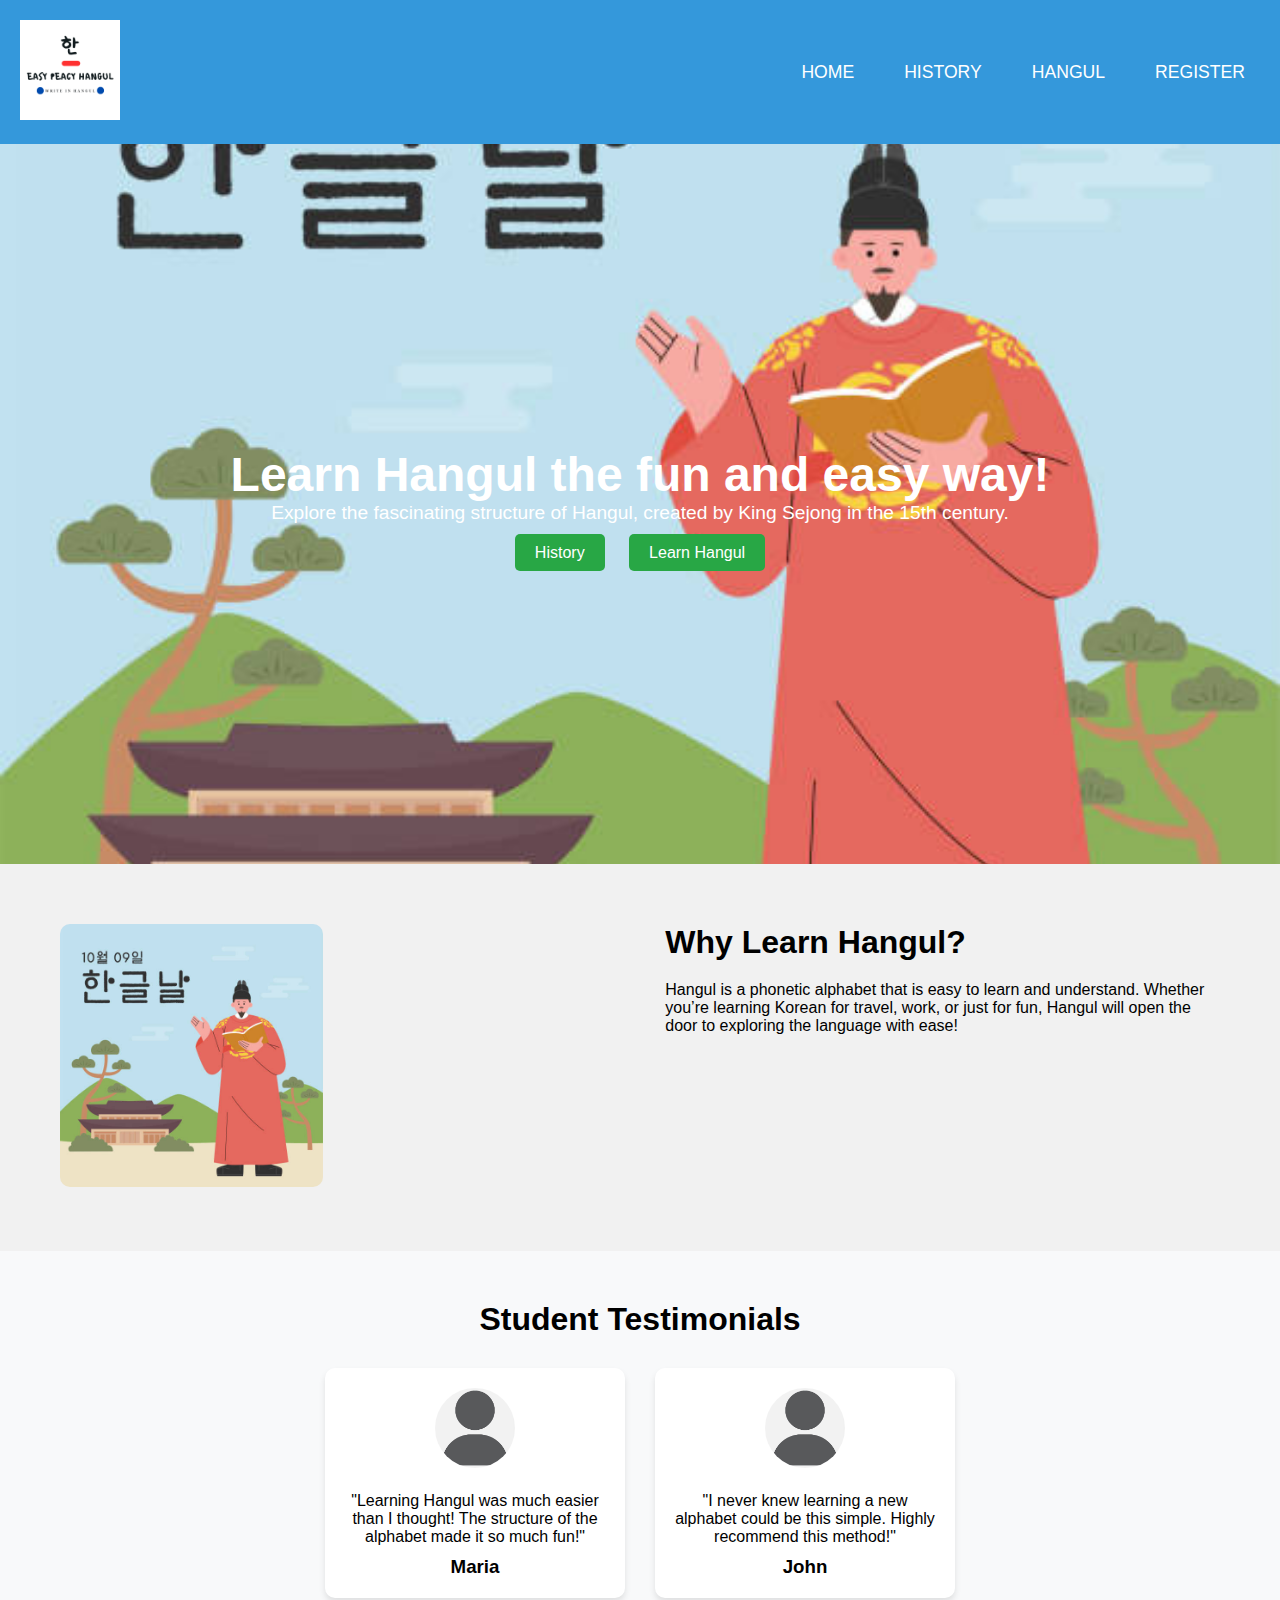
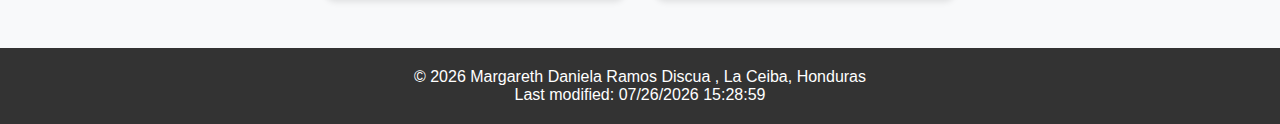
<file: project/index.html>
<!DOCTYPE html>
<html lang="en">

<head>
    <meta charset="UTF-8">
    <meta name="viewport" content="width=device-width, initial-scale=1.0">
    <title>Learn Hangul</title>
    <link rel="stylesheet" href="styles/home.css">
</head>

<body>

    <!-- Header -->
    <header>
        <div class="logo">
            <img src="images/logo.png" alt="Learn Hangul Logo">
        </div>
        <nav>
            <ul>
                <li><a href="index.html">Home</a></li>
                <li><a href="history.html">History</a></li>
                <li><a href="hangul.html">Hangul</a></li>
                <li><a href="register.html">Register</a></li>
            </ul>
        </nav>
    </header>

    <!-- Hero Section -->
    <section class="hero" style="background-image:url(images/history2.jpg);">
        <div class="hero-text">
            <h1>Learn Hangul the fun and easy way!</h1>
            <p>Explore the fascinating structure of Hangul, created by King Sejong in the 15th century.</p>
            <div class="hero-buttons">
                <a href="history.html" class="btn">History</a>
                <a href="hangul.html" class="btn">Learn Hangul</a>
            </div>
        </div>
    </section>

    <!-- Why Learn Hangul? Section -->
    <section id="why-learn-hangul" class="why-learn">
        <div class="container">
            <div class="left">
                <img src="images/history2.jpg" alt="Why Learn Hangul">
            </div>
            <div class="right">
                <h2>Why Learn Hangul?</h2>
                <p>Hangul is a phonetic alphabet that is easy to learn and understand. Whether you’re learning Korean
                    for travel, work, or just for fun, Hangul will open the door to exploring the language with ease!
                </p>
            </div>
        </div>
    </section>

    <!-- Student Testimonials Section -->
    <section id="testimonials" class="testimonials">
        <h2>Student Testimonials</h2>
        <div class="testimonial-carousel">
            <div class="testimonial">
                <img src="images/usuario1.jpg" alt="Student 1">
                <p>"Learning Hangul was much easier than I thought! The structure of the alphabet made it so much fun!"
                </p>
                <h3>Maria</h3>
            </div>
            <div class="testimonial">
                <img src="images/usuario2.jpg" alt="Student 2">
                <p>"I never knew learning a new alphabet could be this simple. Highly recommend this method!"</p>
                <h3>John</h3>
            </div>
        </div>
    </section>


    <footer>
        <p>&copy; <span id="currentYear"></span> Margareth Daniela Ramos Discua , La Ceiba, Honduras</p>
        <p>Last modified: <span id="lastModified"></span></p>
    </footer>



    <script>
        const currentYear = new Date().getFullYear();
        document.getElementById("currentYear").textContent = currentYear;
        const lastModified = document.lastModified;
        document.getElementById("lastModified").textContent = lastModified;
    </script>

</body>

</html>
</file>
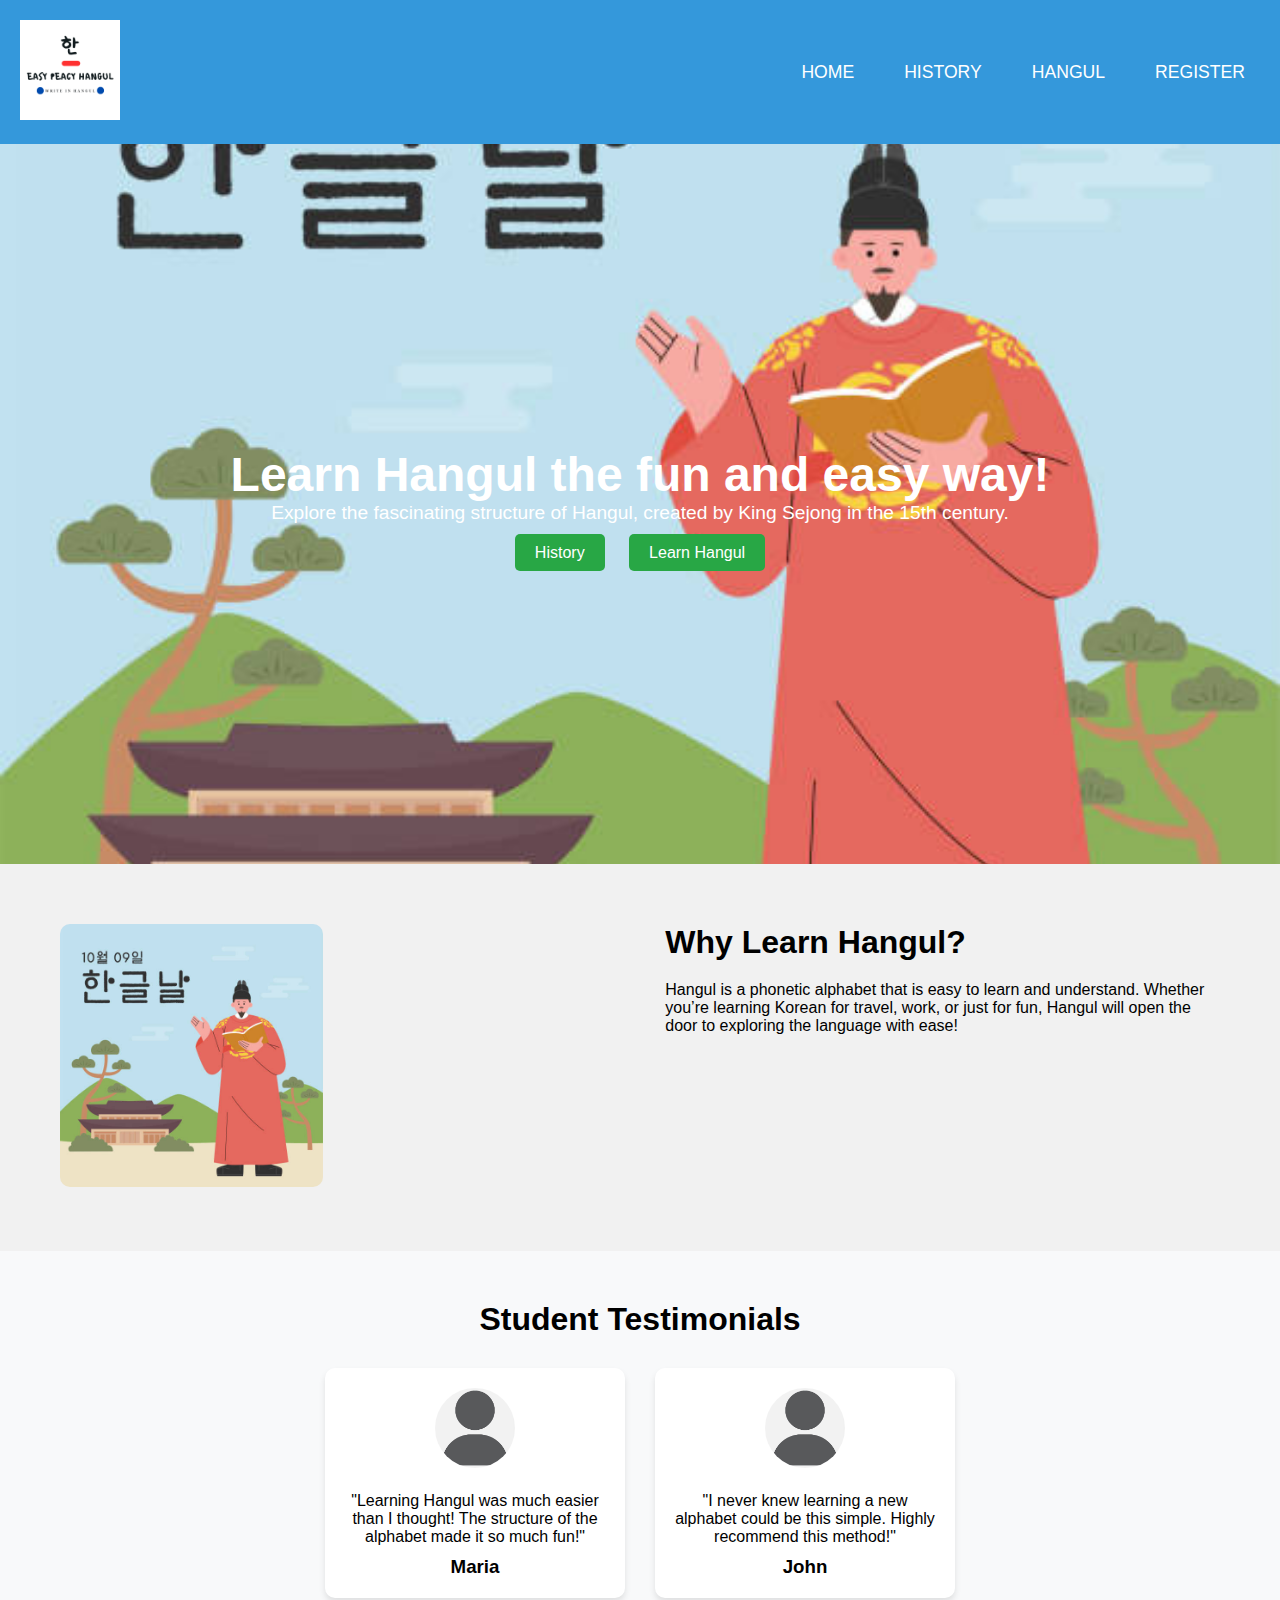
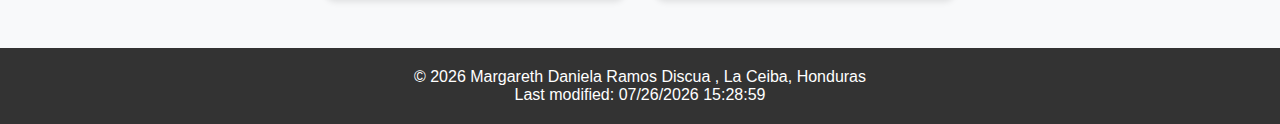
<file: project/project/index.html>
<!DOCTYPE html>
<html lang="en">

<head>
    <meta charset="UTF-8">
    <meta name="viewport" content="width=device-width, initial-scale=1.0">
    <title>Learn Hangul</title>
    <link rel="stylesheet" href="styles/home.css">
</head>

<body>

    <!-- Header -->
    <header>
        <div class="logo">
            <img src="images/logo.png" alt="Learn Hangul Logo">
        </div>
        <nav>
            <ul>
                <li><a href="index.html">Home</a></li>
                <li><a href="history.html">History</a></li>
                <li><a href="hangul.html">Hangul</a></li>
                <li><a href="register.html">Register</a></li>
            </ul>
        </nav>
    </header>

    <!-- Hero Section -->
    <section class="hero" style="background-image:url(images/history2.jpg);">
        <div class="hero-text">
            <h1>Learn Hangul the fun and easy way!</h1>
            <p>Explore the fascinating structure of Hangul, created by King Sejong in the 15th century.</p>
            <div class="hero-buttons">
                <a href="history.html" class="btn">History</a>
                <a href="hangul.html" class="btn">Learn Hangul</a>
            </div>
        </div>
    </section>

    <!-- Why Learn Hangul? Section -->
    <section id="why-learn-hangul" class="why-learn">
        <div class="container">
            <div class="left">
                <img src="images/history2.jpg" alt="Why Learn Hangul">
            </div>
            <div class="right">
                <h2>Why Learn Hangul?</h2>
                <p>Hangul is a phonetic alphabet that is easy to learn and understand. Whether you’re learning Korean
                    for travel, work, or just for fun, Hangul will open the door to exploring the language with ease!
                </p>
            </div>
        </div>
    </section>

    <!-- Student Testimonials Section -->
    <section id="testimonials" class="testimonials">
        <h2>Student Testimonials</h2>
        <div class="testimonial-carousel">
            <div class="testimonial">
                <img src="images/usuario1.jpg" alt="Student 1">
                <p>"Learning Hangul was much easier than I thought! The structure of the alphabet made it so much fun!"
                </p>
                <h3>Maria</h3>
            </div>
            <div class="testimonial">
                <img src="images/usuario2.jpg" alt="Student 2">
                <p>"I never knew learning a new alphabet could be this simple. Highly recommend this method!"</p>
                <h3>John</h3>
            </div>
        </div>
    </section>


    <footer>
        <p>&copy; <span id="currentYear"></span> Margareth Daniela Ramos Discua , La Ceiba, Honduras</p>
        <p>Last modified: <span id="lastModified"></span></p>
    </footer>



    <script>
        const currentYear = new Date().getFullYear();
        document.getElementById("currentYear").textContent = currentYear;
        const lastModified = document.lastModified;
        document.getElementById("lastModified").textContent = lastModified;
    </script>

</body>

</html>
</file>
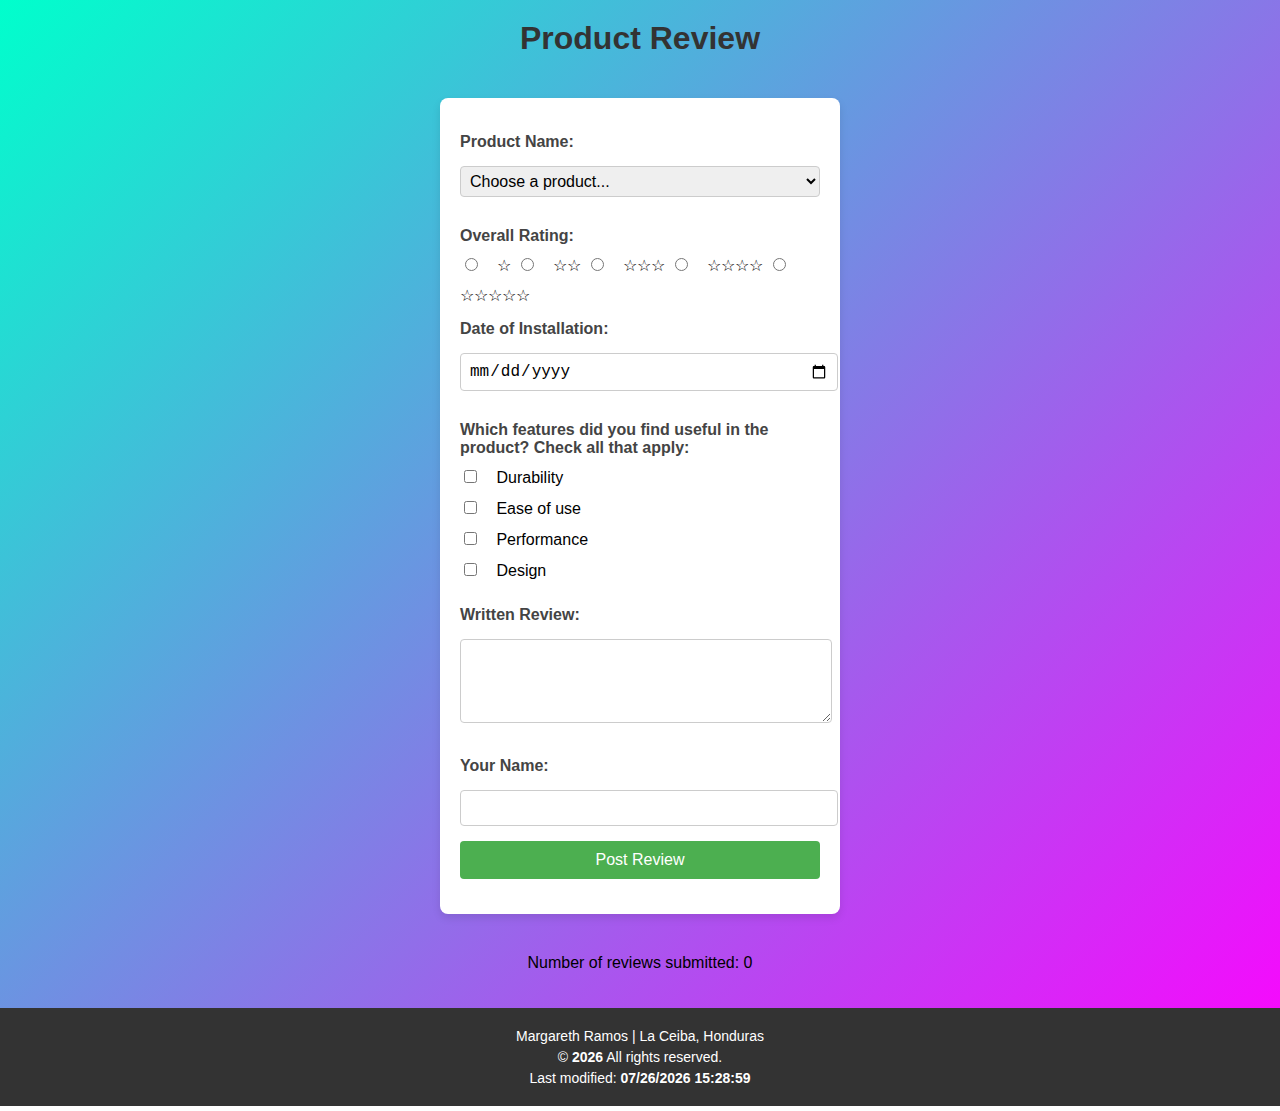
<file: form.html>
<!DOCTYPE html>
<html lang="en">

<head>
    <meta charset="UTF-8">
    <meta name="viewport" content="width=device-width, initial-scale=1.0">
    <title>Product Review </title>
    <link rel="stylesheet" href="styles/form.css">
    <link rel="stylesheet" href="styles/form-large.css"> 
</head>

<body>
    <h1>Product Review</h1>
    <form id="reviewForm">
        <label for="product">Product Name:</label>
        <select id="product" name="product">
            <option value="" disabled selected>Choose a product...</option>
            <!-- Opciones generadas dinámicamente -->
        </select>

        <!-- Aquí va el campo de calificación -->
        <label for="rating">Overall Rating:</label>
        <div id="rating">
            <input type="radio" id="rating1" name="rating" value="1"> ☆
            <input type="radio" id="rating2" name="rating" value="2"> ☆☆
            <input type="radio" id="rating3" name="rating" value="3"> ☆☆☆
            <input type="radio" id="rating4" name="rating" value="4"> ☆☆☆☆
            <input type="radio" id="rating5" name="rating" value="5"> ☆☆☆☆☆
        </div>

        <label for="installationDate">Date of Installation:</label>
        <input type="date" id="installationDate" name="installationDate">

        <label for="features">Which features did you find useful in the product? Check all that apply:</label>
        <div id="features">
            <input type="checkbox" id="feature1" name="features" value="Durability"> Durability<br>
            <input type="checkbox" id="feature2" name="features" value="Useful"> Ease of use<br>
            <input type="checkbox" id="feature3" name="features" value="Performance"> Performance<br>
            <input type="checkbox" id="feature4" name="features" value="Design"> Design<br>
        </div>

        <label for="reviewText">Written Review:</label>
        <textarea id="reviewText" name="reviewText" rows="4" cols="50"></textarea>

        <label for="username">Your Name:</label>
        <input type="text" id="username" name="username" required>

        <button type="submit">Post Review</button>
    </form>

    <p id="reviewCount">Number of reviews submitted: 0</p>

    <script src="scripts/form.js"></script> 

    <footer>
        <p>Margareth Ramos | La Ceiba, Honduras</p>
        <p>&copy; <span id="year"></span> All rights reserved.</p>
        <p>Last modified: <span id="lastModified"></span></p>
    </footer>

    <script>
        // Display the current year
        document.getElementById("year").textContent = new Date().getFullYear();

        // Display the last modified date
        document.getElementById("lastModified").textContent = document.lastModified;
    </script>
</body>

</html>
</file>
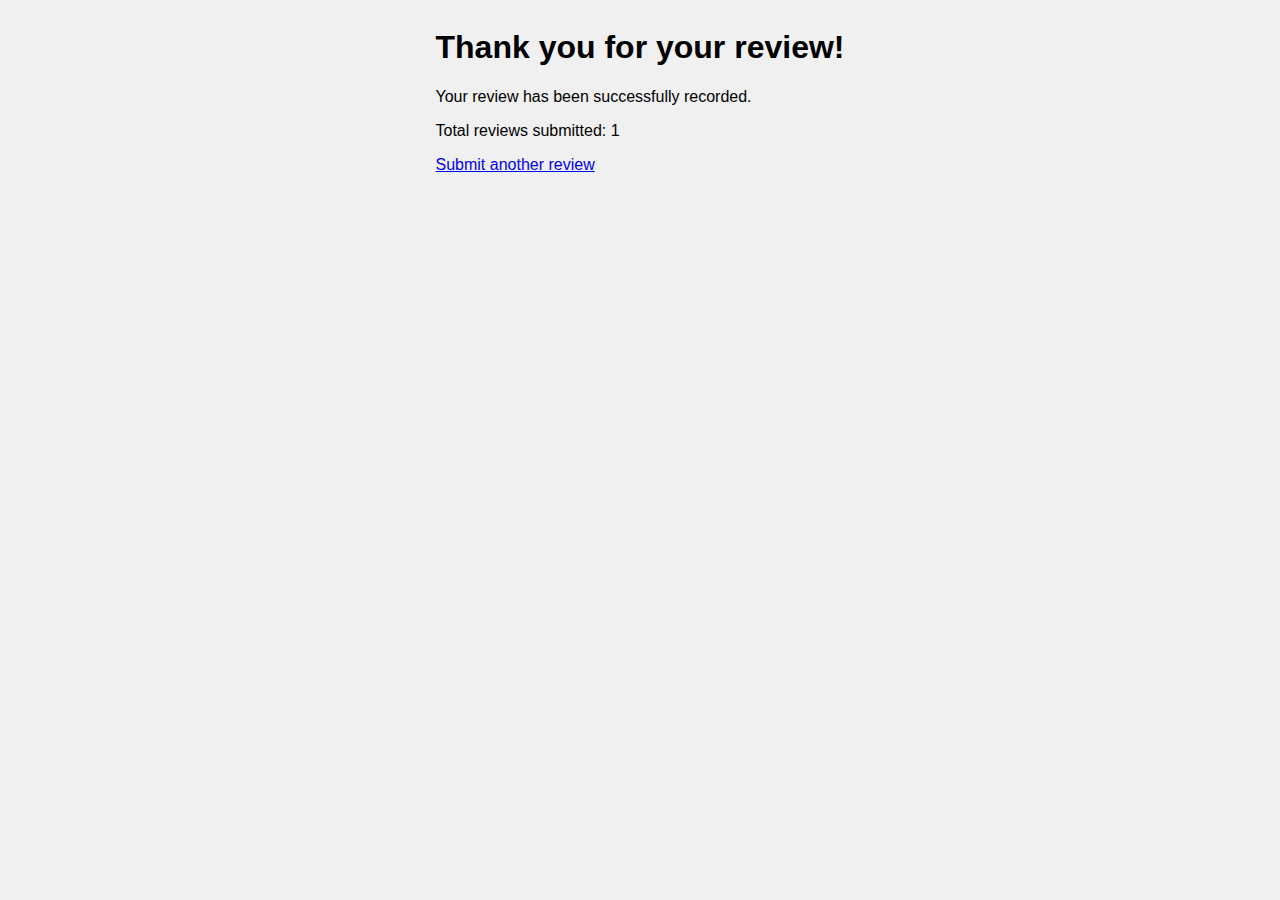
<file: review.html>
<!DOCTYPE html>
<html lang="es">
<head>
    <meta charset="UTF-8">
    <title>Review Submitted</title>
    <link rel="stylesheet" href="styles/form.css">
</head>
<body>
    <main>
        <h1>Thank you for your review!</h1>
        <p>Your review has been successfully recorded.</p>
        <p>Total reviews submitted: <span id="reviewCount"></span></p>
        <a href="form.html">Submit another review</a>
    </main>

    <script>
        // Lógica del contador
        let count = localStorage.getItem("reviewCounter") || 0;
        count++;
        localStorage.setItem("reviewCounter", count);
        document.getElementById("reviewCount").textContent = count;
    </script>
</body>
</html>
</file>
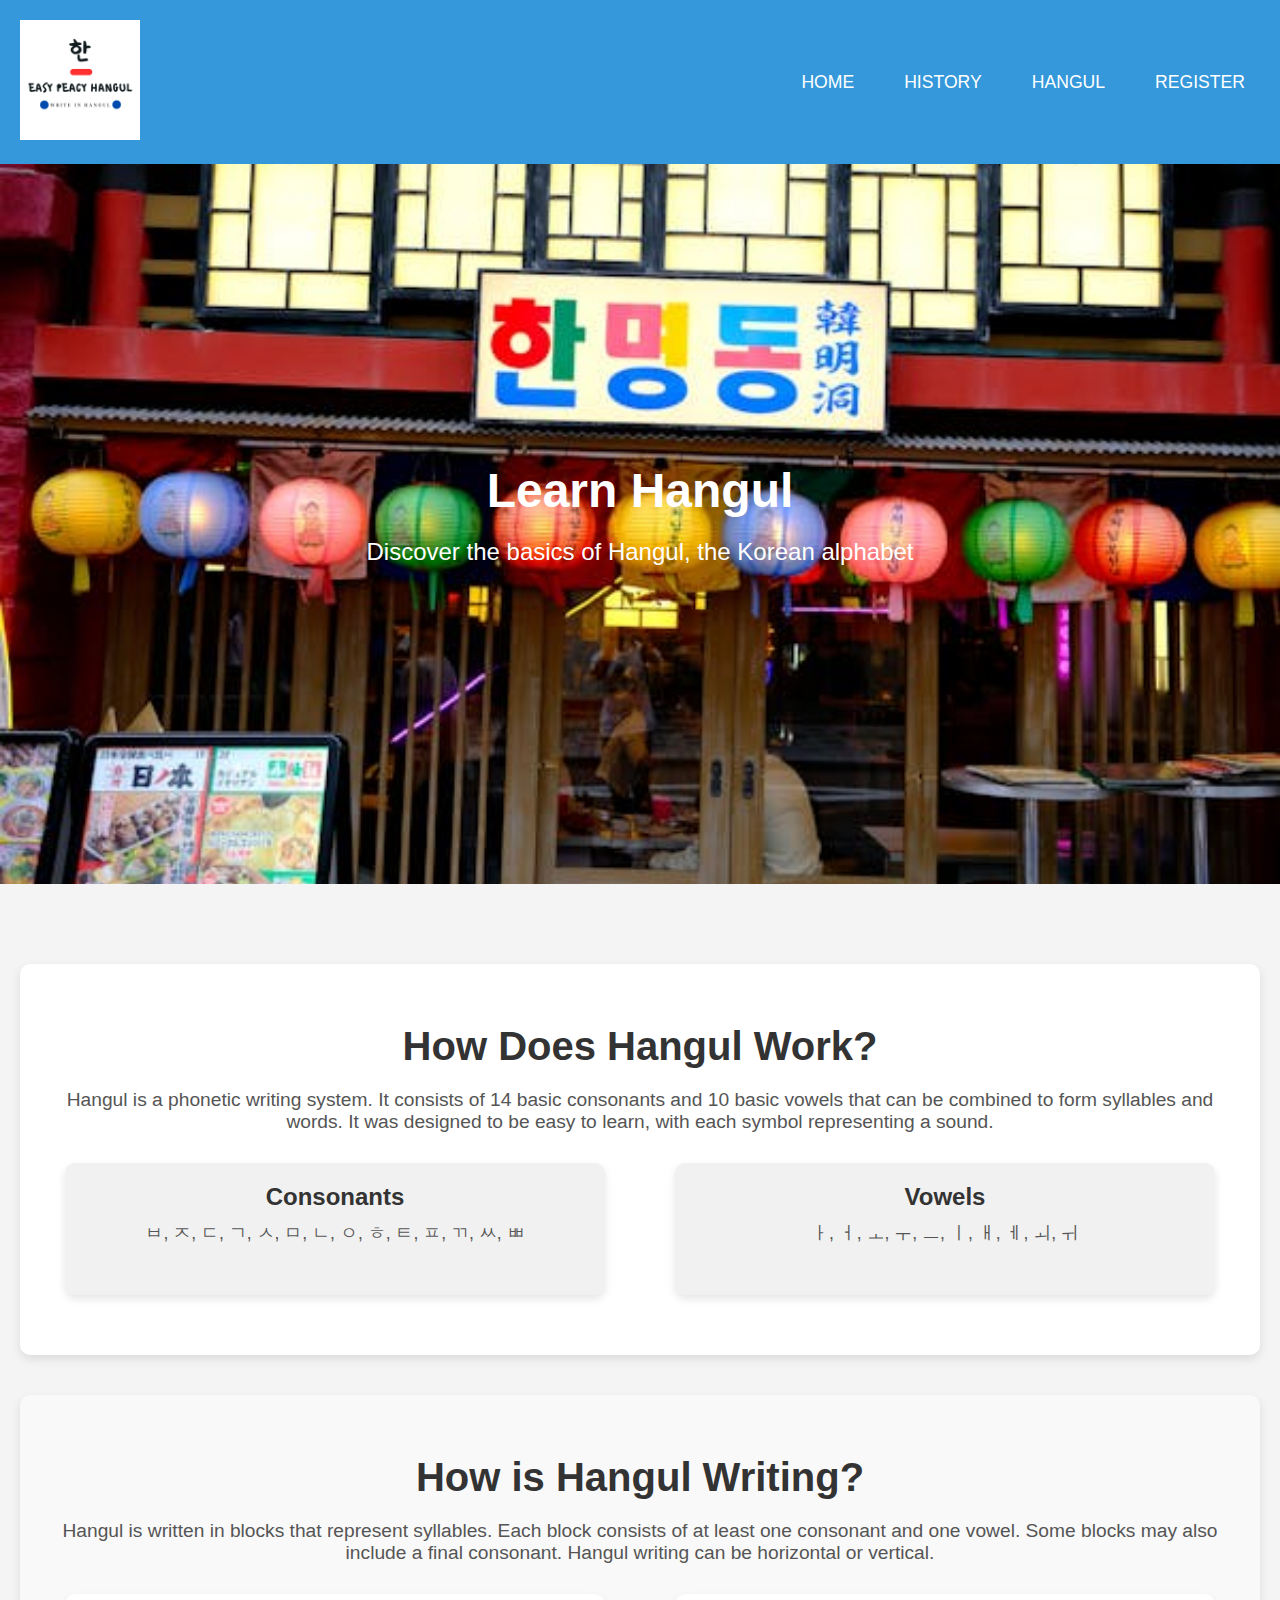
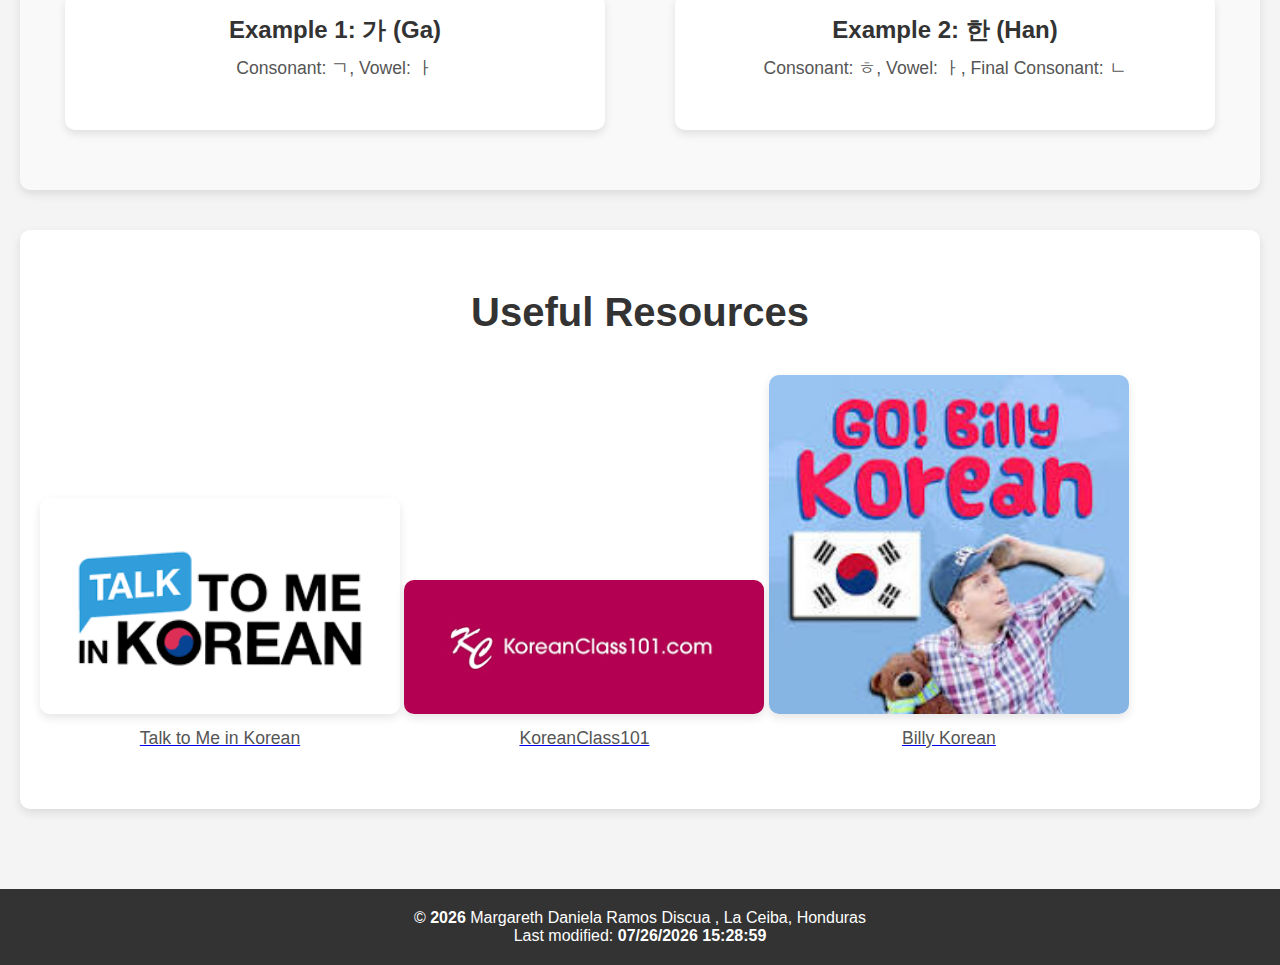
<file: project/hangul.html>
<!DOCTYPE html>
<html lang="en">

<head>
    <meta charset="UTF-8">
    <meta name="viewport" content="width=device-width, initial-scale=1.0">
    <title>Learn Hangul</title>
    <link rel="stylesheet" href="styles/hangul.css">
</head>

<body>

    <!-- Header -->
    <header>
        <div class="logo">
            <img src="images/logo.png" alt="Learn Hangul Logo">
        </div>
        <nav>
            <ul>
                <li><a href="index.html">Home</a></li>
                <li><a href="history.html">History</a></li>
                <li><a href="hangul.html">Hangul</a></li>
                <li><a href="register.html">Register</a></li>
            </ul>
        </nav>
    </header>

    <!-- Hero Section (Background and Title) -->
    <section class="hero" style="background-image:url(images/cartel.jpeg);">
        <div class="hero-text">
            <h1>Learn Hangul</h1>
            <p>Discover the basics of Hangul, the Korean alphabet</p>
        </div>
    </section>

    <!-- Main Content -->
    <main>

        <!-- How does Hangul Work? Section -->
        <section class="hangul-working">
            <div class="container">
                <h2>How Does Hangul Work?</h2>
                <p>Hangul is a phonetic writing system. It consists of 14 basic consonants and 10 basic vowels that can
                    be combined to form syllables and words. It was designed to be easy to learn, with each symbol
                    representing a sound.</p>

                <!-- Consonants and Vowels Cards -->
                <div class="cards">
                    <!-- Consonants Card -->
                    <div class="card">
                        <h3>Consonants</h3>
                        <p>ㅂ, ㅈ, ㄷ, ㄱ, ㅅ, ㅁ, ㄴ, ㅇ, ㅎ, ㅌ, ㅍ, ㄲ, ㅆ, ㅃ</p>
                    </div>
                    <!-- Vowels Card -->
                    <div class="card">
                        <h3>Vowels</h3>
                        <p>ㅏ, ㅓ, ㅗ, ㅜ, ㅡ, ㅣ, ㅐ, ㅔ, ㅚ, ㅟ</p>
                    </div>
                </div>
            </div>
        </section>

        <!-- How is Hangul Writing Section -->
        <section class="hangul-writing">
            <div class="container">
                <h2>How is Hangul Writing?</h2>
                <p>Hangul is written in blocks that represent syllables. Each block consists of at least one consonant
                    and one vowel. Some blocks may also include a final consonant. Hangul writing can be horizontal or
                    vertical.</p>

                <!-- Examples Section -->
                <div class="examples">
                    <div class="example">
                        <h3>Example 1: 가 (Ga)</h3>
                        <p>Consonant: ㄱ, Vowel: ㅏ</p>
                    </div>
                    <div class="example">
                        <h3>Example 2: 한 (Han)</h3>
                        <p>Consonant: ㅎ, Vowel: ㅏ, Final Consonant: ㄴ</p>
                    </div>
                </div>
            </div>
        </section>

        <!-- Resources Section -->
        <section class="resources">
            <div class="container">
                <h2>Useful Resources</h2>
                <div class="resource-card">
                    <a href="https://www.youtube.com/c/TalkToMeInKorean" target="_blank">
                        <img src="images/ttmik.png" alt="Talk to Me in Korean">
                        <p>Talk to Me in Korean</p>
                    </a>
                </div>
                <div class="resource-card">
                    <a href="https://www.youtube.com/c/KKoreanClass101" target="_blank">
                        <img src="images/kc101.png" alt="KoreanClass101">
                        <p>KoreanClass101</p>
                    </a>
                </div>
                <div class="resource-card">
                    <a href="https://www.youtube.com/c/BillyKorean" target="_blank">
                        <img src="images/billy.jpg" alt="Billy Korean">
                        <p>Billy Korean</p>
                    </a>
                </div>
            </div>
        </section>

    </main>

    <!-- Footer -->
    <footer>
        <p>&copy; <span id="currentYear"></span> Margareth Daniela Ramos Discua , La Ceiba, Honduras</p>
        <p>Last modified: <span id="lastModified"></span></p>
    </footer>

    <script>
        const currentYear = new Date().getFullYear();
        document.getElementById("currentYear").textContent = currentYear;
        const lastModified = document.lastModified;
        document.getElementById("lastModified").textContent = lastModified;
    </script>

</body>

</html>
</file>
<file: styles/form.css>
body {
    font-family: Arial, sans-serif;
    background-color: #f0f0f0;
    display: flex;
    flex-direction: column;
    align-items: center;
}

form {
    background-color: #d1cbd3;
    padding: 20px;
    width: 90%;
    max-width: 400px;
    border-radius: 8px;
}

header h1 {
    background-color: #300030;
    color: white;
    width: 100%;
    text-align: center;
    padding: 10px 0;
}

label, legend {
    display: block;
    margin-top: 15px;
    font-weight: bold;
}

input[type="text"], select, textarea, input[type="date"] {
    width: 100%;
    padding: 8px;
    margin-top: 5px;
}

input[type="submit"] {
    margin-top: 20px;
    width: 100%;
    padding: 10px;
    font-weight: bold;
    cursor: pointer;
}

footer {
    background-color: #300030;
    color: white;
    width: 100%;
    text-align: center;
    margin-top: 20px;
    padding: 10px;
}
</file>
<file: styles/form-large.css>
/* Estilos generales */
body {
    font-family: Arial, sans-serif;
    background: linear-gradient(135deg, #00ffcc, #ff00ff); /* Gradiente de neón */
    margin: 0;
    padding: 0;
}

h1 {
    text-align: center;
    margin-top: 20px;
    color: #333;
}


form {
    background-color: white;
    width: 50%;
    /* 50% del ancho de la pantalla */
    margin: 20px auto;
    /* Centrado del formulario */
    padding: 20px;
    border-radius: 8px;
    box-shadow: 0 4px 8px rgba(0, 0, 0, 0.1);
    box-sizing: border-box;
    /* Asegura que el padding no afecte el tamaño del ancho */
}



label {
    display: block;
    font-size: 16px;
    margin-bottom: 10px;
    font-weight: bold;
    color: #444;
}

select,
input,
textarea,
button {
    width: 100%;
    /* Los campos ocuparán todo el ancho disponible */
    padding: 5px;
    margin-bottom: 15px;
    border: 1px solid #ccc;
    border-radius: 4px;
    font-size: 16px;
}

/* Ajustes para los campos de calificación (radio buttons) */
#rating input {
    width: auto;
    margin-right: 15px;
    display: inline-block;
}

/* Ajustes para los checkboxes (características) */
#features input {
    width: auto;
    margin-right: 15px;
    display: inline-block;
}

/* Estilo para el botón */
button {
    background-color: #4CAF50;
    color: white;
    border: none;
    border-radius: 4px;
    padding: 10px;
    font-size: 16px;
    cursor: pointer;
}

button:hover {
    background-color: #45a049;
}

/* Mostrar el contador de reseñas en el pie de página */
#reviewCount {
    text-align: center;
    font-size: 16px;
    margin-top: 20px;
}

/* Responsive Design: Estilos para pantallas grandes */
@media screen and (max-width: 1200px) {
    form {
        width: 60%;
        /* Un poco más pequeño para pantallas grandes */
    }
}

footer {
    background-color: #333333; /* Fondo oscuro */
    color: white;
    text-align: center;
    padding: 15px;
    font-size: 14px;
    position: relative;
    bottom: 0;
    width: 100%;
}

footer p {
    margin: 5px 0;
}

footer span {
    font-weight: bold;
}
</file>
<file: project/styles/home.css>
/* Reset and basic styles */
* {
    margin: 0;
    padding: 0;
    box-sizing: border-box;
}

body {
    font-family: 'Roboto', sans-serif;
}

/* Header */
header {
    display: flex;
    justify-content: space-between;
    align-items: center; /* Centra verticalmente los elementos */
    padding: 20px;
    background-color: #3498db;
    color: white;
}

header .logo img {
    width: 100px;
}

header nav {
    flex: 1;
    display: flex;
    justify-content: flex-end; /* Alinea los botones a la derecha */
}

header nav ul {
    list-style: none;
    display: flex;
    gap: 20px;
}


header nav a {
    color: white;
    text-decoration: none;
    font-size: 1.1rem;
    text-transform: uppercase;
    position: relative; /* Para efectos de hover */
    padding: 10px 15px;
    border-radius: 8px;
    transition: background-color 0.3s, transform 0.3s; /* Suaviza el hover */
}

header nav a:hover {
    background-color: rgba(255, 255, 255, 0.2); /* Fondo semitransparente */
    color: #ffffff;
    transform: translateY(-2px); /* Efecto de elevación */
}

/* Hero Section */
.hero {
    background-image: url('images/hero.jpg');
    background-size: cover;
    background-position: center;
    height: 80vh;
    display: flex;
    align-items: center;
    justify-content: center;
    text-align: center;
}

.hero-text h1 {
    font-size: 3rem;
    color: white;
}

.hero-text p {
    color: white;
    font-size: 1.2rem;
    margin-bottom: 20px;
}

.hero-buttons .btn {
    background-color: #28a745;
    color: white;
    padding: 10px 20px;
    text-decoration: none;
    border-radius: 5px;
    margin: 10px;
}

.hero-buttons .btn:hover {
    background-color: #218838;
}

/* Why Learn Hangul Section */
.why-learn {
    display: flex;
    align-items: center;
    padding: 60px;
    background-color: #f1f1f1;
}

.why-learn .container {
    display: flex;
    gap: 20px;

}

.why-learn .left img {
    width: 45%;
    border-radius: 10px;
}

.why-learn .right {
    width: 50%;
}

.why-learn h2 {
    font-size: 2rem;
    margin-bottom: 20px;
}

/* Testimonials Section */
.testimonials {
    padding: 50px;
    background-color: #f8f9fa;
    text-align: center;
}

.testimonials h2 {
    font-size: 2rem;
    margin-bottom: 30px;
}

.testimonial-carousel {
    display: flex;
    justify-content: center;
    gap: 30px;
}

.testimonial {
    width: 300px;
    background-color: white;
    padding: 20px;
    border-radius: 10px;
    box-shadow: 0 4px 6px rgba(0, 0, 0, 0.1);
}

.testimonial img {
    width: 80px;
    border-radius: 50%;
    margin-bottom: 20px;
}

.testimonial p {
    font-size: 1rem;
    margin-bottom: 10px;
}

.testimonial h3 {
    font-weight: bold;
}

/* Footer */
footer {
    text-align: center;
    padding: 20px;
    background-color: #333;
    color: white;
}

footer p {
    font-size: 1rem;
}
</file>
<file: project/project/styles/home.css>
/* Reset and basic styles */
* {
    margin: 0;
    padding: 0;
    box-sizing: border-box;
}

body {
    font-family: 'Roboto', sans-serif;
}

/* Header */
header {
    display: flex;
    justify-content: space-between;
    align-items: center; /* Centra verticalmente los elementos */
    padding: 20px;
    background-color: #3498db;
    color: white;
}

header .logo img {
    width: 100px;
}

header nav {
    flex: 1;
    display: flex;
    justify-content: flex-end; /* Alinea los botones a la derecha */
}

header nav ul {
    list-style: none;
    display: flex;
    gap: 20px;
}


header nav a {
    color: white;
    text-decoration: none;
    font-size: 1.1rem;
    text-transform: uppercase;
    position: relative; /* Para efectos de hover */
    padding: 10px 15px;
    border-radius: 8px;
    transition: background-color 0.3s, transform 0.3s; /* Suaviza el hover */
}

header nav a:hover {
    background-color: rgba(255, 255, 255, 0.2); /* Fondo semitransparente */
    color: #ffffff;
    transform: translateY(-2px); /* Efecto de elevación */
}

/* Hero Section */
.hero {
    background-image: url('images/hero.jpg');
    background-size: cover;
    background-position: center;
    height: 80vh;
    display: flex;
    align-items: center;
    justify-content: center;
    text-align: center;
}

.hero-text h1 {
    font-size: 3rem;
    color: white;
}

.hero-text p {
    color: white;
    font-size: 1.2rem;
    margin-bottom: 20px;
}

.hero-buttons .btn {
    background-color: #28a745;
    color: white;
    padding: 10px 20px;
    text-decoration: none;
    border-radius: 5px;
    margin: 10px;
}

.hero-buttons .btn:hover {
    background-color: #218838;
}

/* Why Learn Hangul Section */
.why-learn {
    display: flex;
    align-items: center;
    padding: 60px;
    background-color: #f1f1f1;
}

.why-learn .container {
    display: flex;
    gap: 20px;

}

.why-learn .left img {
    width: 45%;
    border-radius: 10px;
}

.why-learn .right {
    width: 50%;
}

.why-learn h2 {
    font-size: 2rem;
    margin-bottom: 20px;
}

/* Testimonials Section */
.testimonials {
    padding: 50px;
    background-color: #f8f9fa;
    text-align: center;
}

.testimonials h2 {
    font-size: 2rem;
    margin-bottom: 30px;
}

.testimonial-carousel {
    display: flex;
    justify-content: center;
    gap: 30px;
}

.testimonial {
    width: 300px;
    background-color: white;
    padding: 20px;
    border-radius: 10px;
    box-shadow: 0 4px 6px rgba(0, 0, 0, 0.1);
}

.testimonial img {
    width: 80px;
    border-radius: 50%;
    margin-bottom: 20px;
}

.testimonial p {
    font-size: 1rem;
    margin-bottom: 10px;
}

.testimonial h3 {
    font-weight: bold;
}

/* Footer */
footer {
    text-align: center;
    padding: 20px;
    background-color: #333;
    color: white;
}

footer p {
    font-size: 1rem;
}
</file>
<file: project/styles/hangul.css>
/* Reset and basic styles */
* {
    margin: 0;
    padding: 0;
    box-sizing: border-box;
}

body {
    font-family: 'Roboto', sans-serif;
    background-color: #f4f4f4;
    color: #333;
}

/* Header */
header {
    display: flex;
    justify-content: space-between;
    align-items: center;
    padding: 20px;
    background-color: #3498db;
    color: white;
}

header .logo img {
    width: 120px;
}

header nav {
    flex: 1;
    display: flex;
    justify-content: flex-end;
}

header nav ul {
    list-style: none;
    display: flex;
    gap: 20px;
}

header nav a {
    color: white;
    text-decoration: none;
    font-size: 1.1rem;
    text-transform: uppercase;
    position: relative;
    padding: 10px 15px;
    border-radius: 8px;
    transition: background-color 0.3s, transform 0.3s;
}

header nav a:hover {
    background-color: rgba(255, 255, 255, 0.2);
    color: #ffffff;
    transform: translateY(-2px);
}

/* Hero Section (Background and Title) */
.hero {
    background-image: url('images/hangul-hero.jpg');
    background-size: cover;
    background-position: center;
    height: 80vh;
    display: flex;
    align-items: center;
    justify-content: center;
    text-align: center;
    color: white;
}

.hero-text h1 {
    font-size: 3rem;
    margin-bottom: 20px;
}

.hero-text p {
    font-size: 1.5rem;
    margin-bottom: 20px;
}

/* Main Content */
main {
    padding: 40px 20px;
}

/* How Does Hangul Work Section */
.hangul-working {
    background-color: #ffffff;
    padding: 60px 20px;
    margin-top: 40px;
    border-radius: 10px;
    box-shadow: 0 4px 10px rgba(0, 0, 0, 0.1);
}

.hangul-working h2 {
    font-size: 2.5rem;
    margin-bottom: 20px;
    text-align: center;
    color: #333;
}

.hangul-working p {
    font-size: 1.2rem;
    color: #555;
    text-align: center;
    margin-bottom: 30px;
}

/* Cards for Consonants and Vowels */
.cards {
    display: flex;
    justify-content: space-around;
    gap: 20px;
    flex-wrap: wrap;
}

.card {
    background-color: #f1f1f1;
    padding: 20px;
    width: 45%;
    border-radius: 10px;
    box-shadow: 0 4px 8px rgba(0, 0, 0, 0.1);
    text-align: center;
}

.card h3 {
    font-size: 1.5rem;
    margin-bottom: 10px;
}

.card p {
    font-size: 1.1rem;
    color: #555;
}

/* How is Hangul Writing Section */
.hangul-writing {
    background-color: #f9f9f9;
    padding: 60px 20px;
    margin-top: 40px;
    border-radius: 10px;
    box-shadow: 0 4px 10px rgba(0, 0, 0, 0.1);
}

.hangul-writing h2 {
    font-size: 2.5rem;
    margin-bottom: 20px;
    text-align: center;
    color: #333;
}

.hangul-writing p {
    font-size: 1.2rem;
    color: #555;
    text-align: center;
    margin-bottom: 30px;
}

/* Examples */
.examples {
    display: flex;
    justify-content: space-around;
    gap: 20px;
    flex-wrap: wrap;
}

.example {
    background-color: #ffffff;
    padding: 20px;
    width: 45%;
    border-radius: 10px;
    box-shadow: 0 4px 8px rgba(0, 0, 0, 0.1);
    text-align: center;
}

.example h3 {
    font-size: 1.5rem;
    margin-bottom: 10px;
}

.example p {
    font-size: 1.1rem;
    color: #555;
}

/* Resources Section */
.resources {
    padding: 60px 20px;
    background-color: #ffffff;
    margin-top: 40px;
    border-radius: 10px;
    box-shadow: 0 4px 10px rgba(0, 0, 0, 0.1);
}

.resources h2 {
    font-size: 2.5rem;
    text-align: center;
    color: #333;
    margin-bottom: 20px;
}

.resource-card {
    display: inline-block;
    text-align: center;
    margin-top: 20px;
    width: 30%;
}

.resource-card img {
    width: 100%;
    border-radius: 10px;
    box-shadow: 0 4px 10px rgba(0, 0, 0, 0.1);
}

.resource-card p {
    font-size: 1.1rem;
    color: #555;
    margin-top: 10px;
}

/* Footer */
footer {
    text-align: center;
    padding: 20px;
    background-color: #333;
    color: white;
    margin-top: 40px;
}

footer p {
    font-size: 1rem;
}

footer p span {
    font-weight: bold;
}

/* Responsive Styles */
@media (max-width: 768px) {
    header nav ul {
        flex-direction: column;
        gap: 10px;
    }

    .hero-text h1 {
        font-size: 2.5rem;
    }

    .hero-text p {
        font-size: 1.2rem;
    }

    .cards, .examples {
        flex-direction: column;
        align-items: center;
    }

    .card, .example {
        width: 80%;
    }

    .resource-card {
        width: 80%;
    }
}
</file>
